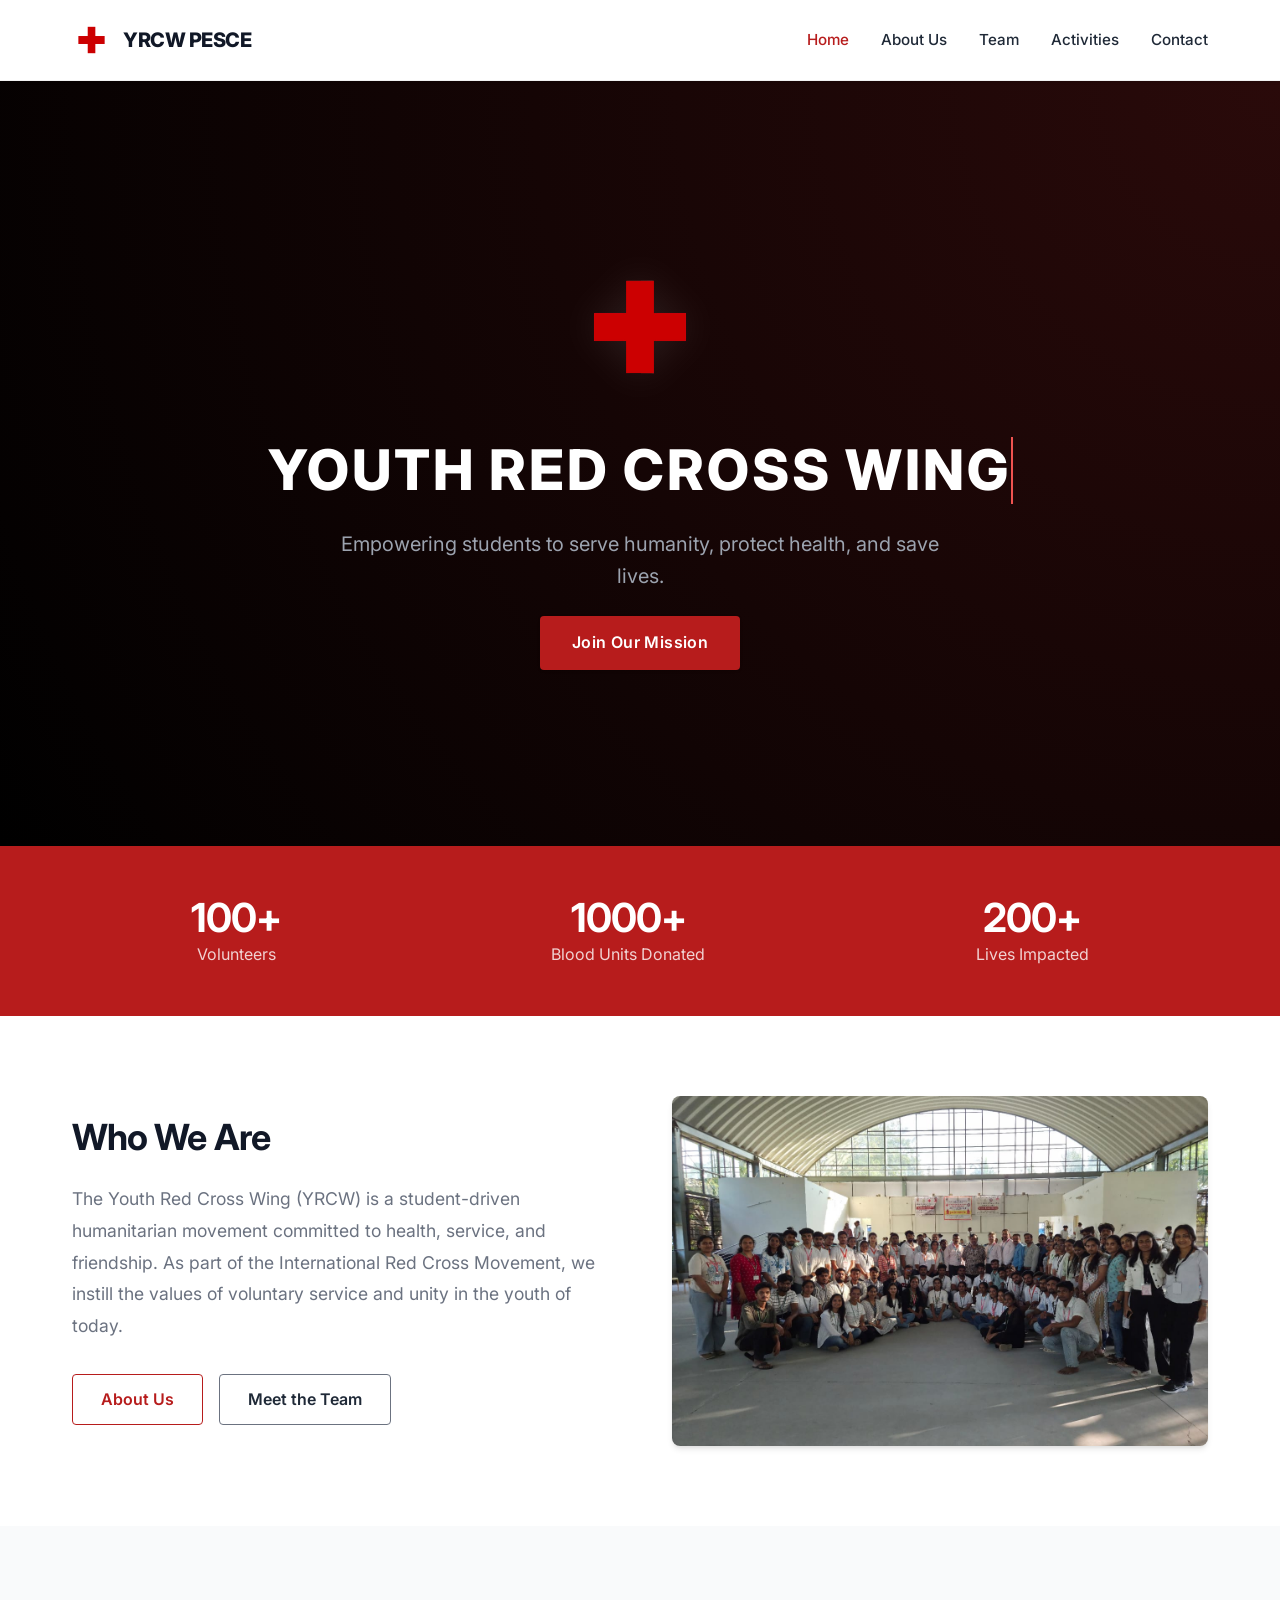
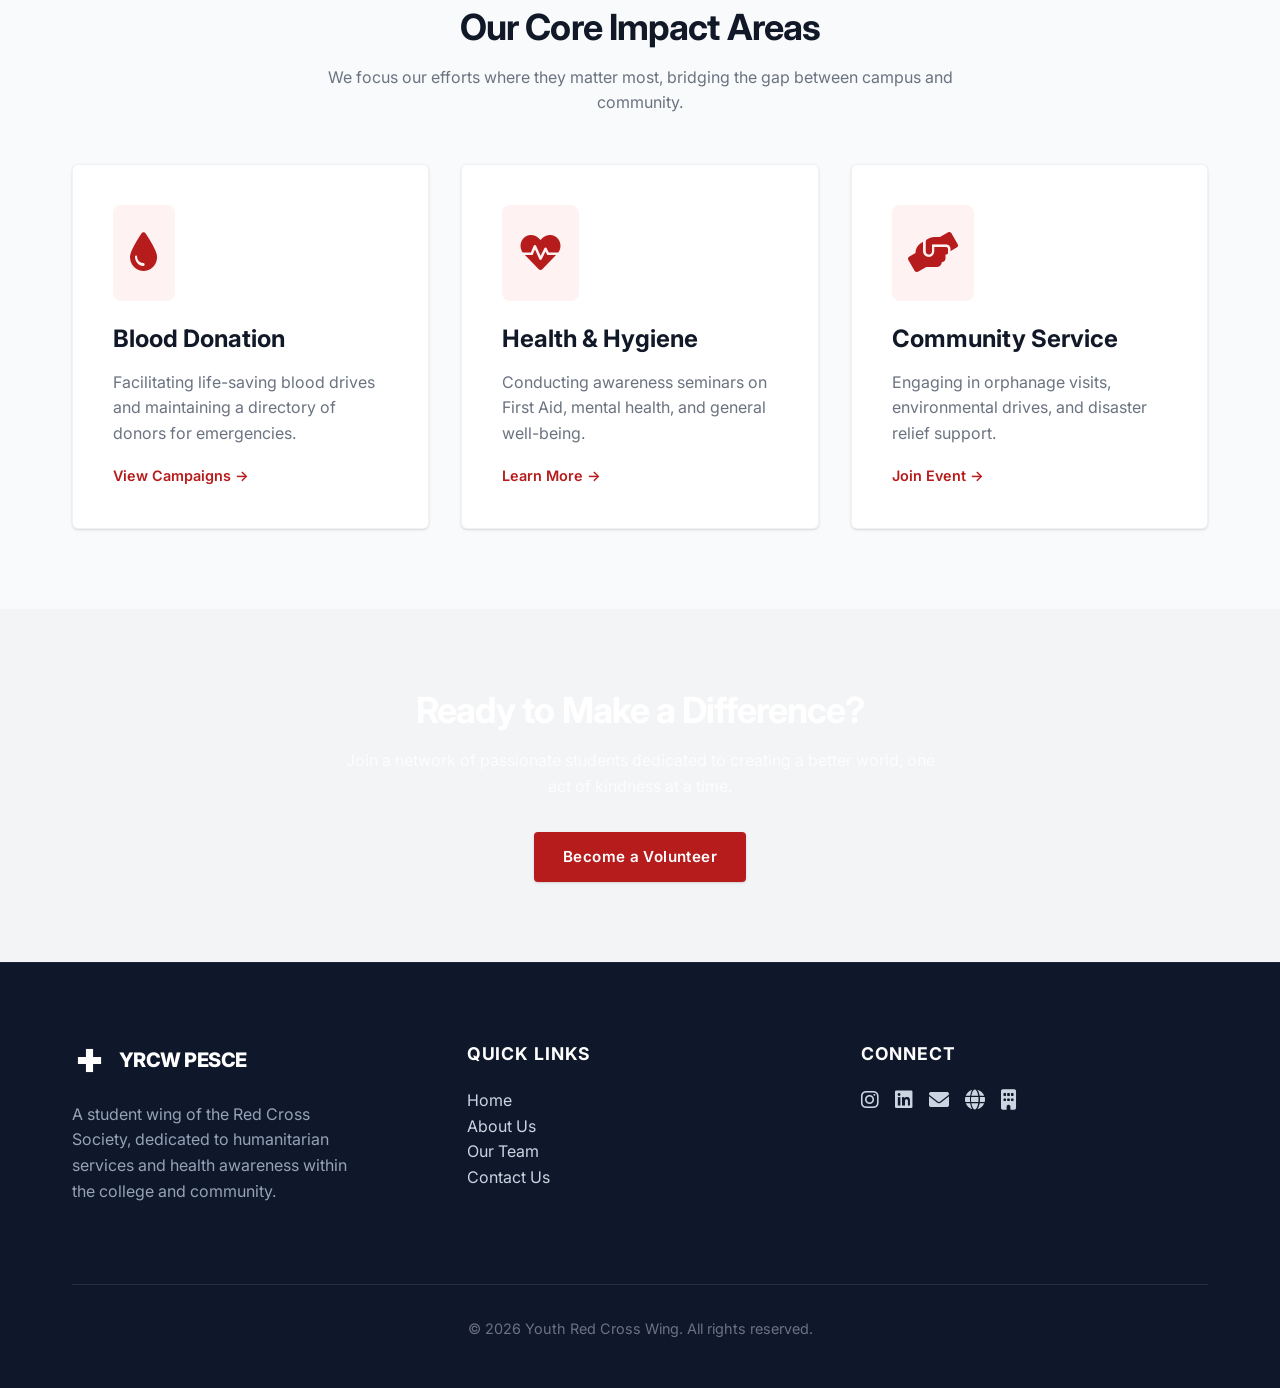
<file: index.html>
<!DOCTYPE html>
<html lang="en">

<head>
    <meta charset="UTF-8">
    <meta name="viewport" content="width=device-width, initial-scale=1.0">
    <title>Youth Red Cross Wing | YRCW PESCE</title>
    <link rel="stylesheet" href="css/style.css">
    <link href="https://fonts.googleapis.com/css2?family=Inter:wght@400;500;600;700;800&display=swap" rel="stylesheet">
    <link rel="icon" type="image/png" href="assets/yrcw_logo.png">
    <link rel="stylesheet" href="https://cdnjs.cloudflare.com/ajax/libs/font-awesome/6.0.0/css/all.min.css">
    <link href="https://unpkg.com/aos@2.3.1/dist/aos.css" rel="stylesheet">
</head>

<body>
    <!-- Header -->
    <header>
        <div class="container">
            <nav class="navbar" data-aos="fade-down">
                <a href="index.html" class="logo">
                    <img src="assets/yrcw_logo.png" alt="YRCW Logo" class="nav-logo-img">
                    YRCW PESCE
                </a>
                <ul class="nav-links">
                    <li><a href="index.html" class="active">Home</a></li>
                    <li><a href="about.html">About Us</a></li>
                    <li><a href="team.html">Team</a></li>
                    <li><a href="activities.html">Activities</a></li>
                    <li><a href="contact.html">Contact</a></li>
                </ul>
                <div class="hamburger">
                    <span class="bar"></span>
                    <span class="bar"></span>
                    <span class="bar"></span>
                </div>
            </nav>
        </div>
    </header>

    <!-- Professional Hero Section -->
    <section class="hero">
        <div class="hero-content" data-aos="fade-up">
            <div class="hero-logo-container">
                <img src="assets/yrcw_logo.png" alt="YRCW Logo" class="hero-logo-img">
            </div>

            <div class="typewriter-container">
                <h1 class="typewriter">YOUTH RED CROSS WING</h1>
            </div>

            <p>Empowering students to serve humanity, protect health, and save lives.</p>
            <a href="contact.html" class="btn">Join Our Mission</a>
        </div>
    </section>

    <!-- Impact Stats -->
    <section style="background-color: var(--primary-color); color: white; padding: 3rem 0;">
        <div class="container">
            <div style="display: flex; flex-wrap: wrap; justify-content: space-around; text-align: center; gap: 2rem;"
                data-aos="fade-up">
                <div>
                    <h2 style="color: white; font-size: 2.5rem; margin-bottom: 0;">100+</h2>
                    <p style="color: rgba(255,255,255,0.8); margin: 0;">Volunteers</p>
                </div>
                <div>
                    <h2 style="color: white; font-size: 2.5rem; margin-bottom: 0;">1000+</h2>
                    <p style="color: rgba(255,255,255,0.8); margin: 0;">Blood Units Donated</p>
                </div>
                <div>
                    <h2 style="color: white; font-size: 2.5rem; margin-bottom: 0;">200+</h2>
                    <p style="color: rgba(255,255,255,0.8); margin: 0;">Lives Impacted</p>
                </div>
            </div>
        </div>
    </section>

    <!-- About Snippet -->
    <section class="section bg-white">
        <div class="container">
            <div style="display: flex; gap: 4rem; align-items: center; flex-wrap: wrap;">
                <div style="flex: 1; min-width: 300px;" data-aos="fade-right">
                    <h2 style="margin-bottom: 1.5rem;">Who We Are</h2>
                    <p style="font-size: 1.1rem; line-height: 1.8; color: var(--text-muted);">
                        The Youth Red Cross Wing (YRCW) is a student-driven humanitarian movement committed to health,
                        service, and friendship.
                        As part of the International Red Cross Movement, we instill the values of voluntary service and
                        unity in the youth of today.
                    </p>
                    <div style="display: flex; gap: 1rem; margin-top: 2rem;">
                        <a href="about.html" class="btn-outline">About Us</a>
                        <a href="team.html" class="btn-outline"
                            style="border-color: var(--text-muted); color: var(--text-main);">Meet the Team</a>
                    </div>
                </div>
                <div style="flex: 1; min-width: 300px;" data-aos="fade-left">
                    <!-- Placeholder: Could be a collage or a professional single image -->
                    <img src="assets/Team.jpeg" alt="YRCW Team Activity"
                        style="width: 100%; height: 350px; object-fit: cover; border-radius: 8px; box-shadow: var(--shadow-md);">
                </div>
            </div>
        </div>
    </section>

    <!-- Highlights/What We Do -->
    <section class="section" style="background-color: #F9FAFB;">
        <div class="container">
            <div class="text-center" style="max-width: 700px; margin: 0 auto 3rem;" data-aos="fade-up">
                <h2>Our Core Impact Areas</h2>
                <p>We focus our efforts where they matter most, bridging the gap between campus and community.</p>
            </div>

            <div class="highlights-grid">
                <div class="highlight-card" data-aos="fade-up" data-aos-delay="100">
                    <div class="icon">
                        <i class="fas fa-tint"></i>
                    </div>
                    <h3>Blood Donation</h3>
                    <p>Facilitating life-saving blood drives and maintaining a directory of donors for emergencies.</p>
                    <a href="activities.html"
                        style="color: var(--primary-color); font-weight: 600; font-size: 0.9rem;">View Campaigns
                        &rarr;</a>
                </div>
                <div class="highlight-card" data-aos="fade-up" data-aos-delay="200">
                    <div class="icon">
                        <i class="fas fa-heartbeat"></i>
                    </div>
                    <h3>Health & Hygiene</h3>
                    <p>Conducting awareness seminars on First Aid, mental health, and general well-being.</p>
                    <a href="activities.html"
                        style="color: var(--primary-color); font-weight: 600; font-size: 0.9rem;">Learn More &rarr;</a>
                </div>
                <div class="highlight-card" data-aos="fade-up" data-aos-delay="300">
                    <div class="icon">
                        <i class="fas fa-hands-helping"></i>
                    </div>
                    <h3>Community Service</h3>
                    <p>Engaging in orphanage visits, environmental drives, and disaster relief support.</p>
                    <a href="activities.html"
                        style="color: var(--primary-color); font-weight: 600; font-size: 0.9rem;">Join Event &rarr;</a>
                </div>
            </div>
        </div>
    </section>

    <!-- Call to Action -->
    <section class="section text-center"
        style="background: linear-gradient(rgba(17, 24, 39, 0.9), rgba(17, 24, 39, 0.9)), url('https://images.unsplash.com/photo-1593113598332-cd288d649433?ixlib=rb-1.2.1&auto=format&fit=crop&w=1950&q=80'); background-size: cover; background-attachment: fixed; color: white;">
        <div class="container" data-aos="zoom-in">
            <h2 style="color: white; margin-bottom: 1rem;">Ready to Make a Difference?</h2>
            <p style="color: rgba(255,255,255,0.8); max-width: 600px; margin: 0 auto 2rem;">Join a network of passionate
                students dedicated to creating a better world, one act of kindness at a time.</p>
            <a href="contact.html" class="btn">Become a Volunteer</a>
        </div>
    </section>

    <!-- Scroll To Top Button -->
    <button id="scrollTopBtn" title="Go to top"><i class="fas fa-arrow-up"></i></button>

    <!-- Footer -->
    <footer>
        <div class="container">
            <div class="footer-grid">
                <div class="footer-col" style="flex: 2;">
                    <a href="index.html" class="logo" style="color: white; margin-bottom: 1.5rem;">
                        <img src="assets/yrcw_logo.png" alt="Logo"
                            style="height: 35px; filter: brightness(0) invert(1);"> YRCW PESCE
                    </a>
                    <p style="max-width: 300px;">A student wing of the Red Cross Society, dedicated to humanitarian
                        services and health awareness within the college and community.</p>
                </div>
                <div class="footer-col">
                    <h4>Quick Links</h4>
                    <ul>
                        <li><a href="index.html">Home</a></li>
                        <li><a href="about.html">About Us</a></li>
                        <li><a href="team.html">Our Team</a></li>
                        <li><a href="contact.html">Contact Us</a></li>
                    </ul>
                </div>
                <div class="footer-col">
                    <h4>Connect</h4>
                    <div style="display: flex; gap: 1rem; margin-top: 0.5rem;">
                        <a href="https://www.instagram.com/pesce.yrcw?igsh=dXppNGFpZTRqN2Ux" target="_blank"
                            title="Instagram"><i class="fab fa-instagram fa-lg"></i></a>
                        <a href="https://www.linkedin.com/in/yrcw-pesce?utm_source=share&utm_campaign=share_via&utm_content=profile&utm_medium=android_app"
                            target="_blank" title="LinkedIn"><i class="fab fa-linkedin fa-lg"></i></a>
                        <a href="mailto:yrcw@pesce.ac.in" title="Email"><i class="fas fa-envelope fa-lg"></i></a>
                        <a href="https://pesce.ac.in/" target="_blank" title="College Website"><i
                                class="fas fa-globe fa-lg"></i></a>
                        <a href="https://redcrosskarnataka.org/youth-red-cross/" target="_blank"
                            title="Karnataka YRCW"><i class="fas fa-building fa-lg"></i></a>
                    </div>
                </div>
            </div>
            <div class="copyright">
                <p>&copy; 2026 Youth Red Cross Wing. All rights reserved.</p>
            </div>
        </div>
    </footer>

    <script src="https://unpkg.com/aos@2.3.1/dist/aos.js"></script>
    <script>
        AOS.init({
            duration: 800,
            once: true
        });
    </script>
    <script src="js/script.js"></script>
</body>

</html>
</file>
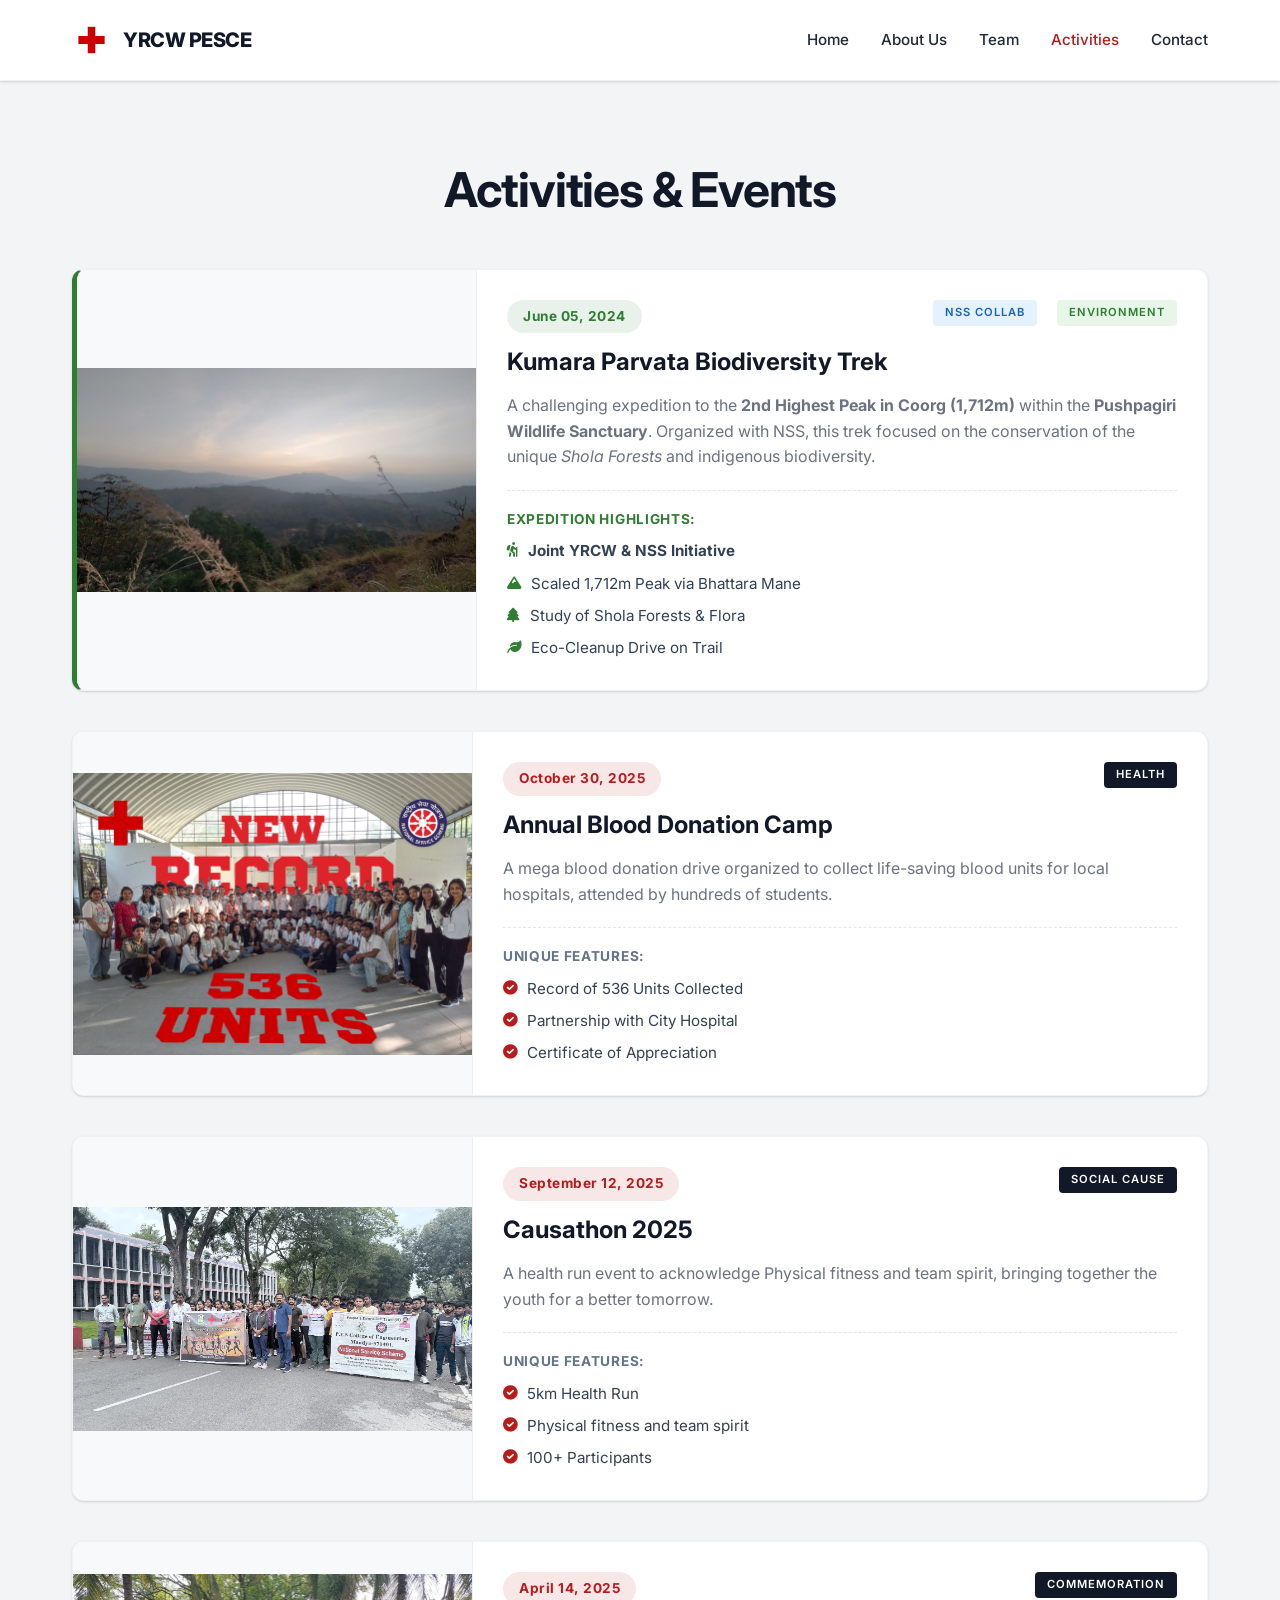
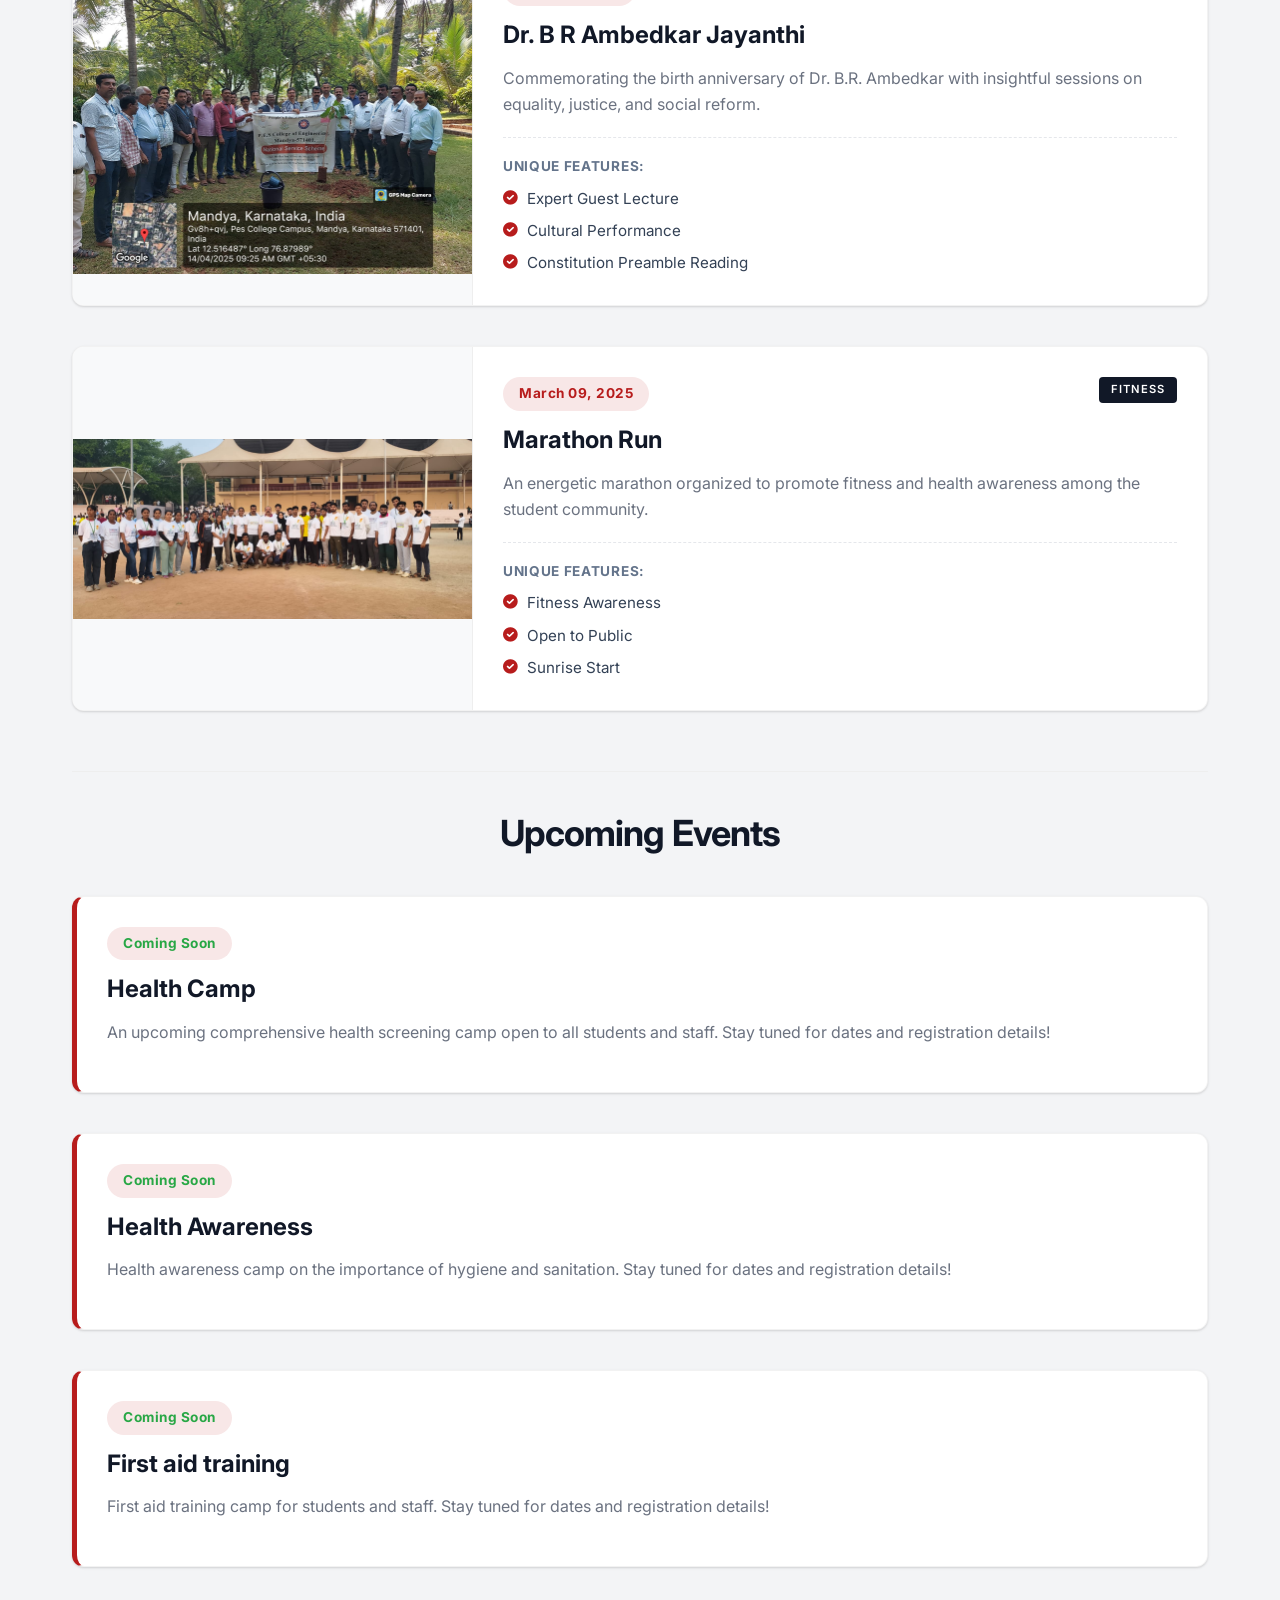
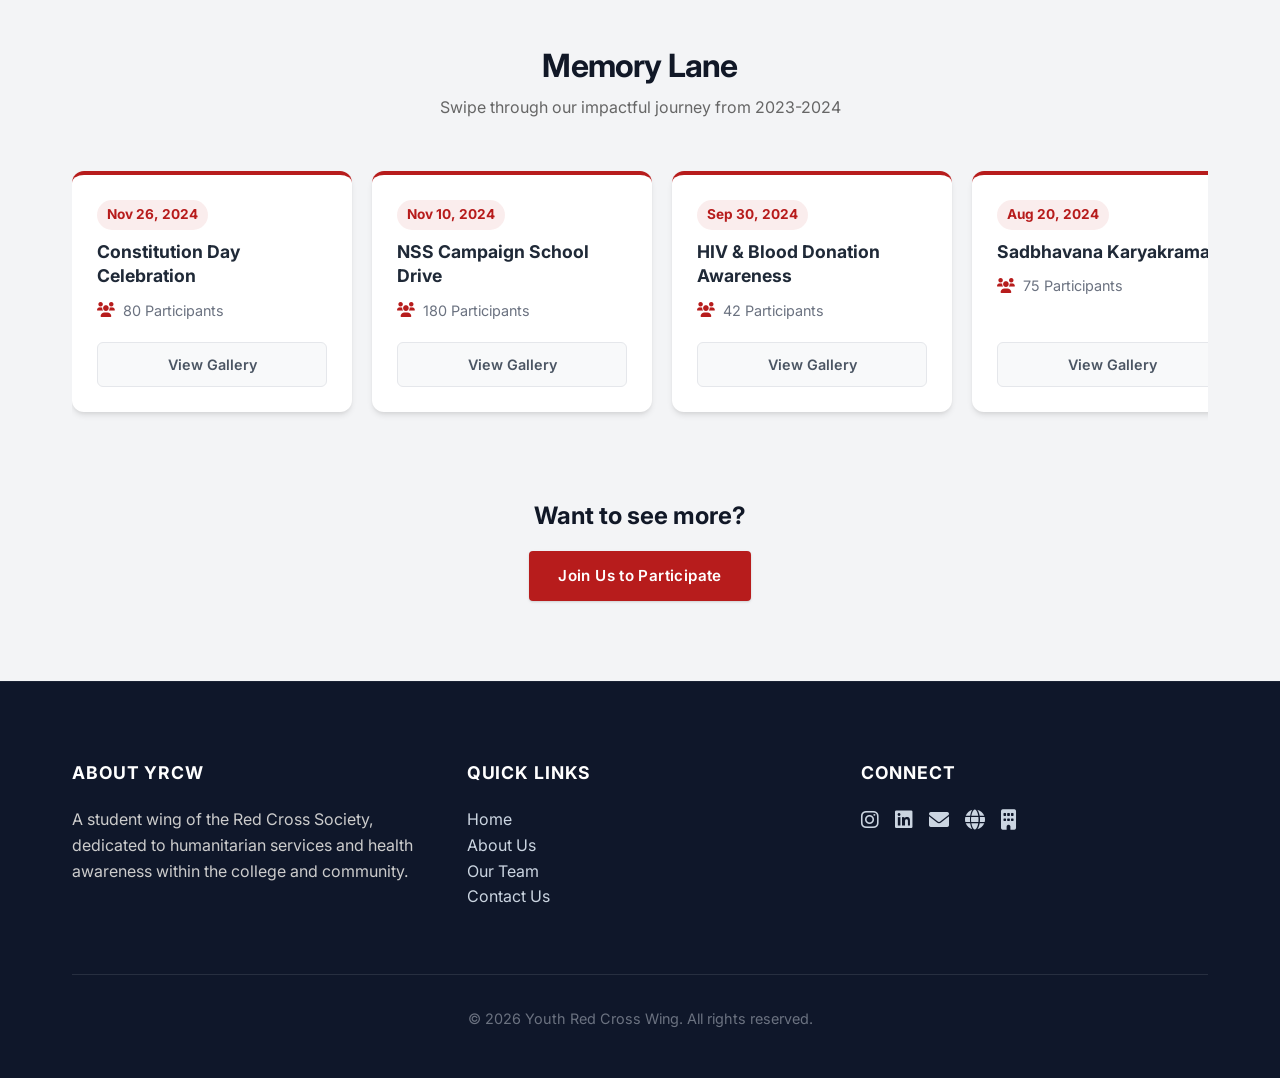
<file: activities.html>
<!DOCTYPE html>
<html lang="en">

<head>
    <meta charset="UTF-8">
    <meta name="viewport" content="width=device-width, initial-scale=1.0">
    <title>Activities | YRCW PESCE</title>
    <link rel="stylesheet" href="css/style.css">
    <link href="https://fonts.googleapis.com/css2?family=Inter:wght@400;500;600;700;800&display=swap" rel="stylesheet">
    <link rel="stylesheet" href="https://cdnjs.cloudflare.com/ajax/libs/font-awesome/6.0.0/css/all.min.css">
    <link rel="icon" type="image/png" href="assets/yrcw_logo.png">
    <link href="https://unpkg.com/aos@2.3.1/dist/aos.css" rel="stylesheet">
    <style>
        .event-card {
            display: flex;
            flex-direction: column;
            background: white;
            border-radius: 12px;
            overflow: hidden;
            box-shadow: var(--shadow-sm);
            margin-bottom: 40px;
            border: 1px solid rgba(0, 0, 0, 0.05);
            transition: transform 0.3s ease, box-shadow 0.3s ease;
        }

        .event-card:hover {
            transform: translateY(-5px);
            box-shadow: var(--shadow-lg);
        }

        .event-img {
            height: 300px;
            object-fit: contain;
            width: 100%;
            background-color: #f8f9fa;
            /* Light gray background for un-filled space */
            border-bottom: 1px solid #eee;
        }

        .event-content {
            padding: 30px;
            position: relative;
        }

        .event-date {
            display: inline-block;
            background: rgba(183, 28, 28, 0.1);
            color: var(--primary-color);
            padding: 6px 16px;
            border-radius: 50px;
            font-weight: 700;
            margin-bottom: 15px;
            font-size: 0.85rem;
            letter-spacing: 0.5px;
        }

        @media (min-width: 768px) {
            .event-card {
                flex-direction: row;
                align-items: stretch;
            }

            .event-img {
                width: 400px;
                /* Slightly wider for better proportion */
                height: auto;
                min-height: 320px;
                border-bottom: none;
                border-right: 1px solid #eee;
            }
        }

        .event-badge {
            display: inline-block;
            padding: 4px 12px;
            background-color: var(--bg-dark);
            color: white;
            font-size: 0.7rem;
            font-weight: 600;
            border-radius: 4px;
            margin-bottom: 12px;
            text-transform: uppercase;
            letter-spacing: 1px;
            position: absolute;
            top: 30px;
            right: 30px;
        }

        .event-highlights {
            margin-top: 20px;
            padding-top: 20px;
            border-top: 1px dashed #e5e7eb;
        }

        .event-highlights h4 {
            font-size: 0.85rem;
            color: #64748B;
            margin-bottom: 12px;
            text-transform: uppercase;
            letter-spacing: 0.05em;
        }

        .highlight-list {
            list-style: none;
            padding: 0;
            display: grid;
            grid-template-columns: 1fr;
            gap: 8px;
        }

        .highlight-item {
            font-size: 0.95rem;
            color: #334155;
            display: flex;
            align-items: flex-start;
        }

        .highlight-item i {
            color: var(--primary-color);
            margin-right: 10px;
            font-size: 0.9rem;
            margin-top: 4px;
            /* Align icon with text */
        }

        @media (max-width: 768px) {
            .event-badge {
                position: static;
                /* Stack badges naturally on mobile */
                margin-right: 10px;
                /* Add spacing between badges */
                display: inline-block;
                /* Ensure they flow */
                margin-bottom: 5px;
            }

            .event-content {
                padding-top: 20px;
                /* Adjust padding since badges are now in flow */
            }
        }
    </style>
</head>

<body>
    <header>
        <div class="container">
            <nav class="navbar" data-aos="fade-down">
                <a href="index.html" class="logo">
                    <img src="assets/yrcw_logo.png" alt="YRCW Logo" class="nav-logo-img"> YRCW PESCE
                </a>
                <ul class="nav-links">
                    <li><a href="index.html">Home</a></li>
                    <li><a href="about.html">About Us</a></li>
                    <li><a href="team.html">Team</a></li>
                    <li><a href="activities.html" class="active">Activities</a></li>
                    <li><a href="contact.html">Contact</a></li>
                </ul>
                <div class="hamburger">
                    <span class="bar"></span>
                    <span class="bar"></span>
                    <span class="bar"></span>
                </div>
            </nav>
        </div>
    </header>

    <section class="section">
        <div class="container">
            <h1 class="text-center" style="margin-bottom: 50px;" data-aos="fade-down">Activities & Events</h1>

            <!-- Event: Biodiversity Trek (Featured) -->
            <div class="event-card" style="border-left: 5px solid #2E7D32;" data-aos="fade-up">
                <img src="assets/kumara parvatha.jpeg" alt="Kumara Parvata Trek" class="event-img">
                <div class="event-content">
                    <span class="event-badge" style="background-color: #E8F5E9; color: #2E7D32;">Environment</span>
                    <span class="event-badge"
                        style="background-color: #E3F2FD; color: #1565C0; right: 170px; left: auto;">NSS
                        Collab</span>
                    <div class="event-date" style="color: #2E7D32; background: rgba(46, 125, 50, 0.1);">June 05, 2024
                    </div>
                    <h3>Kumara Parvata Biodiversity Trek</h3>
                    <p>A challenging expedition to the <strong>2nd Highest Peak in Coorg (1,712m)</strong> within the
                        <strong>Pushpagiri Wildlife Sanctuary</strong>. Organized with NSS, this trek focused on the
                        conservation of the unique <em>Shola Forests</em> and indigenous biodiversity.
                    </p>
                    <div class="event-highlights">
                        <h4 style="color: #2E7D32;">Expedition Highlights:</h4>
                        <ul class="highlight-list">
                            <li class="highlight-item"><i class="fas fa-hiking" style="color: #2E7D32;"></i>
                                <strong>Joint YRCW & NSS Initiative</strong>
                            </li>
                            <li class="highlight-item"><i class="fas fa-mountain" style="color: #2E7D32;"></i>
                                Scaled 1,712m Peak via Bhattara Mane</li>
                            <li class="highlight-item"><i class="fas fa-tree" style="color: #2E7D32;"></i>
                                Study of Shola Forests & Flora</li>
                            <li class="highlight-item"><i class="fas fa-leaf" style="color: #2E7D32;"></i>
                                Eco-Cleanup Drive on Trail</li>
                        </ul>
                    </div>
                </div>
            </div>

            <!-- Event 1: Blood Donation -->
            <div class="event-card" data-aos="fade-up">
                <img src="assets/Blood donation.jpeg" alt="Blood Donation" class="event-img">
                <div class="event-content">
                    <span class="event-badge">Health</span>
                    <div class="event-date">October 30, 2025</div>
                    <h3>Annual Blood Donation Camp</h3>
                    <p>A mega blood donation drive organized to collect life-saving blood units for local hospitals,
                        attended by hundreds of students.</p>
                    <div class="event-highlights">
                        <h4>Unique Features:</h4>
                        <ul class="highlight-list">
                            <li class="highlight-item"><i class="fas fa-check-circle"></i> Record of 536 Units
                                Collected</li>
                            <li class="highlight-item"><i class="fas fa-check-circle"></i> Partnership with City
                                Hospital</li>
                            <li class="highlight-item"><i class="fas fa-check-circle"></i> Certificate of Appreciation
                            </li>
                        </ul>
                    </div>
                </div>
            </div>

            <!-- Event 2: Causathon -->
            <div class="event-card" data-aos="fade-up">
                <img src="assets/causethon.jpeg" alt="Causathon" class="event-img">
                <div class="event-content">
                    <span class="event-badge">Social Cause</span>
                    <div class="event-date">September 12, 2025</div>
                    <h3>Causathon 2025</h3>
                    <p>A health run event to acknowledge Physical fitness and team spirit, bringing together the youth
                        for a better tomorrow.</p>
                    <div class="event-highlights">
                        <h4>Unique Features:</h4>
                        <ul class="highlight-list">
                            <li class="highlight-item"><i class="fas fa-check-circle"></i> 5km Health Run</li>
                            <li class="highlight-item"><i class="fas fa-check-circle"></i> Physical fitness and team
                                spirit
                            </li>
                            <li class="highlight-item"><i class="fas fa-check-circle"></i> 100+ Participants</li>
                        </ul>
                    </div>
                </div>
            </div>

            <!-- Event 3: Dr. B R Ambedkar Jayanthi -->
            <div class="event-card" data-aos="fade-up">
                <img src="assets/BR.png" alt="Ambedkar Jayanthi" class="event-img">
                <div class="event-content">
                    <span class="event-badge">Commemoration</span>
                    <div class="event-date">April 14, 2025</div>
                    <h3>Dr. B R Ambedkar Jayanthi</h3>
                    <p>Commemorating the birth anniversary of Dr. B.R. Ambedkar with insightful sessions on equality,
                        justice, and social reform.</p>
                    <div class="event-highlights">
                        <h4>Unique Features:</h4>
                        <ul class="highlight-list">
                            <li class="highlight-item"><i class="fas fa-check-circle"></i> Expert Guest Lecture</li>
                            <li class="highlight-item"><i class="fas fa-check-circle"></i> Cultural Performance</li>
                            <li class="highlight-item"><i class="fas fa-check-circle"></i> Constitution Preamble Reading
                            </li>
                        </ul>
                    </div>
                </div>
            </div>

            <!-- Event 4: Marathon Run -->
            <div class="event-card" data-aos="fade-up">
                <img src="assets/Marathon.jpeg" alt="Marathon Run" class="event-img">
                <div class="event-content">
                    <span class="event-badge">Fitness</span>
                    <div class="event-date">March 09, 2025</div>
                    <h3>Marathon Run</h3>
                    <p>An energetic marathon organized to promote fitness and health awareness among the student
                        community.</p>
                    <div class="event-highlights">
                        <h4>Unique Features:</h4>
                        <ul class="highlight-list">
                            <li class="highlight-item"><i class="fas fa-check-circle"></i> Fitness Awareness</li>
                            <li class="highlight-item"><i class="fas fa-check-circle"></i> Open to Public</li>
                            <li class="highlight-item"><i class="fas fa-check-circle"></i> Sunrise Start</li>
                        </ul>
                    </div>
                </div>
            </div>

            <!-- Upcoming Events Section -->
            <h2 class="text-center" data-aos="fade-up"
                style="margin-top: 60px; margin-bottom: 40px; border-top: 1px solid #eee; padding-top: 40px;">Upcoming
                Events</h2>

            <div class="event-card" style="border-left: 5px solid var(--primary-color);" data-aos="fade-up">
                <div class="event-content" style="width: 100%;">
                    <div class="event-date" style="color: #28a745;">Coming Soon</div>
                    <h3>Health Camp</h3>
                    <p>An upcoming comprehensive health screening camp open to all students and staff. Stay tuned for
                        dates and registration details!</p>
                </div>
            </div>
            <div class="event-card" style="border-left: 5px solid var(--primary-color);" data-aos="fade-up">
                <div class="event-content" style="width: 100%;">
                    <div class="event-date" style="color: #28a745;">Coming Soon</div>
                    <h3>Health Awareness</h3>
                    <p>Health awareness camp on the importance of hygiene and sanitation. Stay tuned for dates and
                        registration details!</p>
                </div>
            </div>
            <div class="event-card" style="border-left: 5px solid var(--primary-color);" data-aos="fade-up">
                <div class="event-content" style="width: 100%;">
                    <div class="event-date" style="color: #28a745;">Coming Soon</div>
                    <h3>First aid training</h3>
                    <p>First aid training camp for students and staff. Stay tuned for dates and registration details!
                    </p>
                </div>
            </div>

            <!-- Past Events Archive (New Horizontal Scroll Design) -->
            <style>
                .archive-section {
                    margin-top: 80px;
                    position: relative;
                }

                .scroll-container {
                    display: flex;
                    overflow-x: auto;
                    gap: 20px;
                    padding: 20px 5px 40px 5px;
                    /* Bottom padding for scrollbar/shadow */
                    scroll-snap-type: x mandatory;
                    -webkit-overflow-scrolling: touch;
                    scrollbar-width: thin;
                    scrollbar-color: var(--primary-color) #eee;
                }

                .scroll-container::-webkit-scrollbar {
                    height: 8px;
                }

                .scroll-container::-webkit-scrollbar-track {
                    background: #f1f1f1;
                    border-radius: 4px;
                }

                .scroll-container::-webkit-scrollbar-thumb {
                    background: #ccc;
                    border-radius: 4px;
                }

                .scroll-container::-webkit-scrollbar-thumb:hover {
                    background: var(--primary-color);
                }

                .archive-card {
                    flex: 0 0 280px;
                    /* Fixed width for cards */
                    scroll-snap-align: start;
                    background: white;
                    border-radius: 12px;
                    padding: 25px;
                    box-shadow: 0 4px 6px -1px rgba(0, 0, 0, 0.1), 0 2px 4px -1px rgba(0, 0, 0, 0.06);
                    border-top: 4px solid var(--primary-color);
                    display: flex;
                    flex-direction: column;
                    justify-content: space-between;
                    transition: transform 0.3s ease, box-shadow 0.3s ease;
                }

                .archive-card:hover {
                    transform: translateY(-5px);
                    box-shadow: 0 10px 15px -3px rgba(0, 0, 0, 0.1), 0 4px 6px -2px rgba(0, 0, 0, 0.05);
                }

                .archive-date {
                    font-size: 0.85rem;
                    color: var(--primary-color);
                    font-weight: 700;
                    margin-bottom: 10px;
                    display: inline-block;
                    background: rgba(183, 28, 28, 0.08);
                    /* Light red bg */
                    padding: 4px 10px;
                    border-radius: 20px;
                }

                .archive-title {
                    font-size: 1.1rem;
                    font-weight: 700;
                    color: #1F2937;
                    margin-bottom: 10px;
                    line-height: 1.4;
                }

                .archive-impact {
                    font-size: 0.9rem;
                    color: #6B7280;
                    margin-bottom: 20px;
                    display: flex;
                    align-items: center;
                    gap: 8px;
                }

                .archive-link {
                    text-align: center;
                    display: block;
                    width: 100%;
                    padding: 10px 0;
                    background: #f8f9fa;
                    color: #4B5563;
                    border-radius: 6px;
                    font-weight: 600;
                    font-size: 0.9rem;
                    transition: all 0.2s;
                    border: 1px solid #e5e7eb;
                    text-decoration: none;
                }

                .archive-link:hover {
                    background: var(--primary-color);
                    color: white;
                    border-color: var(--primary-color);
                }
            </style>

            <div class="archive-section" data-aos="fade-up">
                <div class="text-center">
                    <h2 style="font-size: 2rem; margin-bottom: 10px;">Memory Lane</h2>
                    <p style="color: #666; margin-bottom: 30px;">Swipe through our impactful journey from 2023-2024</p>
                </div>

                <div class="scroll-container">
                    <!-- Event 1 -->
                    <div class="archive-card">
                        <div>
                            <span class="archive-date">Nov 26, 2024</span>
                            <h3 class="archive-title">Constitution Day Celebration</h3>
                            <div class="archive-impact"><i class="fas fa-users"
                                    style="color: var(--primary-color);"></i> 80 Participants</div>
                        </div>
                        <a href="https://drive.google.com/file/d/1HCc1f4FYi4hVS1xib3JthZF_H2fiPShW/view?usp=sharing"
                            target="_blank" class="archive-link">View Gallery</a>
                    </div>
                    <!-- Event 2 -->
                    <div class="archive-card">
                        <div>
                            <span class="archive-date">Nov 10, 2024</span>
                            <h3 class="archive-title">NSS Campaign School Drive</h3>
                            <div class="archive-impact"><i class="fas fa-users"
                                    style="color: var(--primary-color);"></i> 180 Participants</div>
                        </div>
                        <a href="https://drive.google.com/file/d/1Qda3JQxYTAJ4Yw145N_eCyyJU7hBmatf/view?usp=sharing"
                            target="_blank" class="archive-link">View Gallery</a>
                    </div>
                    <!-- Event 3 -->
                    <div class="archive-card">
                        <div>
                            <span class="archive-date">Sep 30, 2024</span>
                            <h3 class="archive-title">HIV & Blood Donation Awareness</h3>
                            <div class="archive-impact"><i class="fas fa-users"
                                    style="color: var(--primary-color);"></i> 42 Participants</div>
                        </div>
                        <a href="https://drive.google.com/file/d/1UBDpldBOBIVLKV6gcCsg3TEW81-MosoC/view?usp=sharing"
                            target="_blank" class="archive-link">View Gallery</a>
                    </div>
                    <!-- Event 4 -->
                    <div class="archive-card">
                        <div>
                            <span class="archive-date">Aug 20, 2024</span>
                            <h3 class="archive-title">Sadbhavana Karyakrama</h3>
                            <div class="archive-impact"><i class="fas fa-users"
                                    style="color: var(--primary-color);"></i> 75 Participants</div>
                        </div>
                        <a href="https://drive.google.com/file/d/1PnHMmIpmRfb7is4W9P9n1g7ILbMNv5S0/view?usp=sharing"
                            target="_blank" class="archive-link">View Gallery</a>
                    </div>
                    <!-- Event 5 -->
                    <div class="archive-card">
                        <div>
                            <span class="archive-date">Jul 17, 2024</span>
                            <h3 class="archive-title">Bio-fuel Plant Cleaning</h3>
                            <div class="archive-impact"><i class="fas fa-users"
                                    style="color: var(--primary-color);"></i> 100 Participants</div>
                        </div>
                        <a href="https://drive.google.com/file/d/1rCSzf0477zkma-l9-QBzXrIIdwK19ymy/view?usp=sharing"
                            target="_blank" class="archive-link">View Gallery</a>
                    </div>
                    <!-- Event 6 -->
                    <div class="archive-card">
                        <div>
                            <span class="archive-date">May 09, 2024</span>
                            <h3 class="archive-title">Mega Blood Donation Camp</h3>
                            <div class="archive-impact"><i class="fas fa-tint" style="color: var(--primary-color);"></i>
                                217 Units</div>
                        </div>
                        <a href="https://drive.google.com/file/d/1jc9PKe6OJ_V95WNKcS6nqsgX03obHJoF/view?usp=sharing"
                            target="_blank" class="archive-link">View Gallery</a>
                    </div>
                    <!-- Event 7 -->
                    <div class="archive-card">
                        <div>
                            <span class="archive-date">Apr 28, 2024</span>
                            <h3 class="archive-title">NSS Camp Jeegundipatna</h3>
                            <div class="archive-impact"><i class="fas fa-users"
                                    style="color: var(--primary-color);"></i> 129 Participants</div>
                        </div>
                        <a href="https://drive.google.com/file/d/1fOlNMrGvTaYEEI6UXYP2QYXtBA5NRQFD/view?usp=sharing"
                            target="_blank" class="archive-link">View Gallery</a>
                    </div>
                    <!-- Event 8 -->
                    <div class="archive-card">
                        <div>
                            <span class="archive-date">Apr 06, 2024</span>
                            <h3 class="archive-title">Voter Awareness Program</h3>
                            <div class="archive-impact"><i class="fas fa-users"
                                    style="color: var(--primary-color);"></i> 35 Participants</div>
                        </div>
                        <a href="https://drive.google.com/file/d/1PTH32HoVeCe-pfto-hFXzeF_QihV40AY/view?usp=sharing"
                            target="_blank" class="archive-link">View Gallery</a>
                    </div>
                    <!-- Event 9 -->
                    <div class="archive-card">
                        <div>
                            <span class="archive-date">Feb 04, 2024</span>
                            <h3 class="archive-title">NSS Camp Budanur Village</h3>
                            <div class="archive-impact"><i class="fas fa-users"
                                    style="color: var(--primary-color);"></i> 151 Participants</div>
                        </div>
                        <a href="https://drive.google.com/file/d/1n_cOlAZlip62RsirN4TxKb_K1qtk0frb/view?usp=sharing"
                            target="_blank" class="archive-link">View Gallery</a>
                    </div>
                    <!-- Event 10 -->
                    <div class="archive-card">
                        <div>
                            <span class="archive-date">Jan 12, 2024</span>
                            <h3 class="archive-title">National Youth Festival</h3>
                            <div class="archive-impact"><i class="fas fa-users"
                                    style="color: var(--primary-color);"></i> 35 Participants</div>
                        </div>
                        <a href="https://drive.google.com/file/d/14SQXjb5BDdEh-ddWpbswo7BLmYmFX2t0/view?usp=sharing"
                            target="_blank" class="archive-link">View Gallery</a>
                    </div>
                    <!-- Event 11 -->
                    <div class="archive-card">
                        <div>
                            <span class="archive-date">Dec 07, 2023</span>
                            <h3 class="archive-title">Organ Donation Awareness</h3>
                            <div class="archive-impact"><i class="fas fa-users"
                                    style="color: var(--primary-color);"></i> 150 Participants</div>
                        </div>
                        <a href="https://drive.google.com/file/d/1WJpjnvFpyGrwLoN177apuphg3JRJIIxi/view?usp=sharing"
                            target="_blank" class="archive-link">View Gallery</a>
                    </div>
                    <!-- Event 12 -->
                    <div class="archive-card">
                        <div>
                            <span class="archive-date">Nov 24, 2023</span>
                            <h3 class="archive-title">Kannada Kalothsava</h3>
                            <div class="archive-impact"><i class="fas fa-users"
                                    style="color: var(--primary-color);"></i> >500 Participants</div>
                        </div>
                        <a href="https://drive.google.com/file/d/1AqZqiE0JPqD2tEOfWw2S_k7wKAvhpJB2/view?usp=sharing"
                            target="_blank" class="archive-link">View Gallery</a>
                    </div>
                    <!-- Event 13 -->
                    <div class="archive-card">
                        <div>
                            <span class="archive-date">Oct 27, 2023</span>
                            <h3 class="archive-title">Fit India Campaign</h3>
                            <div class="archive-impact"><i class="fas fa-users"
                                    style="color: var(--primary-color);"></i> 114 Participants</div>
                        </div>
                        <a href="https://drive.google.com/file/d/1FLuRXaC383T-ny1vX_LvUZuYg1aVAhct/view?usp=sharing"
                            target="_blank" class="archive-link">View Gallery</a>
                    </div>
                </div>
            </div>

            <div class="text-center" style="margin-top: 50px;">
                <h3 style="margin-bottom: 20px;">Want to see more?</h3>
                <a href="contact.html" class="btn">Join Us to Participate</a>
            </div>
        </div>
    </section>

    <!-- Scroll To Top Button -->
    <button id="scrollTopBtn" title="Go to top"><i class="fas fa-arrow-up"></i></button>

    <footer>
        <div class="container">
            <div class="footer-grid">
                <div class="footer-col">
                    <h4>About YRCW</h4>
                    <p style="color: #ccc;">A student wing of the Red Cross Society, dedicated to humanitarian services
                        and health awareness within the college and community.</p>
                </div>
                <div class="footer-col">
                    <h4>Quick Links</h4>
                    <ul>
                        <li><a href="index.html">Home</a></li>
                        <li><a href="about.html">About Us</a></li>
                        <li><a href="team.html">Our Team</a></li>
                        <li><a href="contact.html">Contact Us</a></li>
                    </ul>
                </div>
                <div class="footer-col">
                    <h4>Connect</h4>
                    <div style="display: flex; gap: 1rem; margin-top: 0.5rem;">
                        <a href="https://www.instagram.com/pesce.yrcw?igsh=dXppNGFpZTRqN2Ux" target="_blank"
                            title="Instagram"><i class="fab fa-instagram fa-lg"></i></a>
                        <a href="https://www.linkedin.com/in/yrcw-pesce?utm_source=share&utm_campaign=share_via&utm_content=profile&utm_medium=android_app"
                            target="_blank" title="LinkedIn"><i class="fab fa-linkedin fa-lg"></i></a>
                        <a href="mailto:yrcw@pesce.ac.in" title="Email"><i class="fas fa-envelope fa-lg"></i></a>
                        <a href="https://pesce.ac.in/" target="_blank" title="College Website"><i
                                class="fas fa-globe fa-lg"></i></a>
                        <a href="https://redcrosskarnataka.org/youth-red-cross/" target="_blank"
                            title="Karnataka YRCW"><i class="fas fa-building fa-lg"></i></a>
                    </div>
                </div>
            </div>
            <div class="copyright">
                <p>&copy; 2026 Youth Red Cross Wing. All rights reserved.</p>
            </div>
        </div>
    </footer>

    <script src="https://unpkg.com/aos@2.3.1/dist/aos.js"></script>
    <script>
        AOS.init({
            duration: 800,
            once: true
        });
    </script>
    <script src="js/script.js"></script>
</body>

</html>
</file>
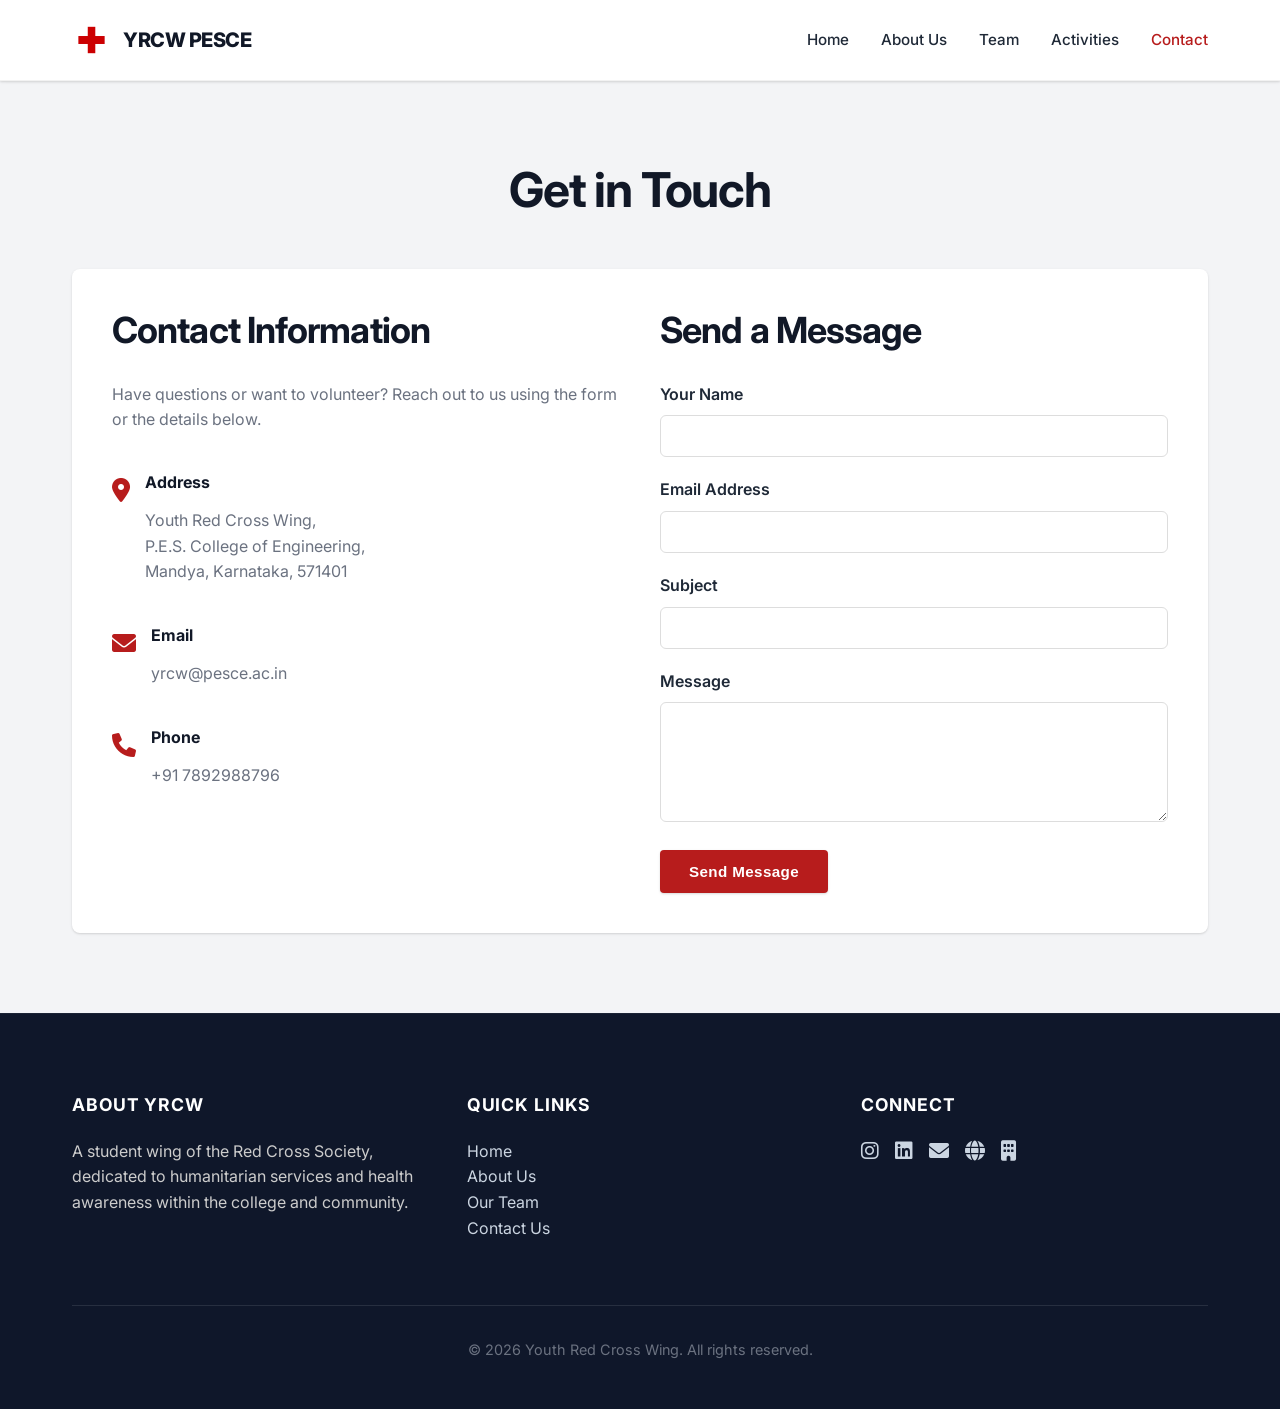
<file: contact.html>
<!DOCTYPE html>
<html lang="en">

<head>
    <meta charset="UTF-8">
    <meta name="viewport" content="width=device-width, initial-scale=1.0">
    <title>Contact Us | YRCW PESCE</title>
    <link rel="stylesheet" href="css/style.css">
    <link href="https://fonts.googleapis.com/css2?family=Inter:wght@400;500;600;700;800&display=swap" rel="stylesheet">
    <link rel="stylesheet" href="https://cdnjs.cloudflare.com/ajax/libs/font-awesome/6.0.0/css/all.min.css">
    <link rel="icon" type="image/png" href="assets/yrcw_logo.png">
    <link href="https://unpkg.com/aos@2.3.1/dist/aos.css" rel="stylesheet">
    <style>
        .contact-container {
            display: flex;
            flex-wrap: wrap;
            gap: 40px;
            background: white;
            padding: 40px;
            border-radius: 8px;
            box-shadow: var(--shadow-sm);
        }

        .contact-info {
            flex: 1;
            min-width: 300px;
        }

        .contact-form {
            flex: 1;
            min-width: 300px;
        }

        .info-item {
            display: flex;
            align-items: flex-start;
            margin-bottom: 25px;
        }

        .info-item i {
            color: var(--primary-color);
            font-size: 1.5rem;
            margin-right: 15px;
            margin-top: 5px;
        }

        .form-group {
            margin-bottom: 20px;
        }

        .form-group label {
            display: block;
            margin-bottom: 8px;
            font-weight: 600;
        }

        .form-control {
            width: 100%;
            padding: 12px;
            border: 1px solid #ddd;
            border-radius: 6px;
            font-family: inherit;
        }

        .form-control:focus {
            outline: none;
            border-color: var(--primary-color);
        }

        textarea.form-control {
            resize: vertical;
            height: 120px;
        }
    </style>
</head>

<body>
    <header>
        <div class="container">
            <nav class="navbar" data-aos="fade-down">
                <a href="index.html" class="logo">
                    <img src="assets/yrcw_logo.png" alt="YRCW Logo" class="nav-logo-img"> YRCW PESCE
                </a>
                <ul class="nav-links">
                    <li><a href="index.html">Home</a></li>
                    <li><a href="about.html">About Us</a></li>
                    <li><a href="team.html">Team</a></li>
                    <li><a href="activities.html">Activities</a></li>
                    <li><a href="contact.html" class="active">Contact</a></li>
                </ul>
                <div class="hamburger">
                    <span class="bar"></span>
                    <span class="bar"></span>
                    <span class="bar"></span>
                </div>
            </nav>
        </div>
    </header>

    <section class="section">
        <div class="container">
            <h1 class="text-center" style="margin-bottom: 50px;" data-aos="fade-down">Get in Touch</h1>

            <div class="contact-container" data-aos="fade-up">
                <div class="contact-info">
                    <h2 style="margin-bottom: 30px;">Contact Information</h2>
                    <p style="margin-bottom: 40px;">Have questions or want to volunteer? Reach out to us using the form
                        or the details below.</p>

                    <div class="info-item">
                        <i class="fas fa-map-marker-alt"></i>
                        <div>
                            <h4>Address</h4>
                            <p>Youth Red Cross Wing,<br>P.E.S. College of Engineering,<br>Mandya, Karnataka, 571401</p>
                        </div>
                    </div>

                    <div class="info-item">
                        <i class="fas fa-envelope"></i>
                        <div>
                            <h4>Email</h4>
                            <p>yrcw@pesce.ac.in</p>
                        </div>
                    </div>

                    <div class="info-item">
                        <i class="fas fa-phone"></i>
                        <div>
                            <h4>Phone</h4>
                            <p>+91 7892988796</p>
                        </div>
                    </div>
                </div>

                <div class="contact-form">
                    <h2 style="margin-bottom: 30px;">Send a Message</h2>
                    <form id="contactForm">
                        <div class="form-group">
                            <label for="name">Your Name</label>
                            <input type="text" id="name" class="form-control" required>
                        </div>
                        <div class="form-group">
                            <label for="email">Email Address</label>
                            <input type="email" id="email" class="form-control" required>
                        </div>
                        <div class="form-group">
                            <label for="subject">Subject</label>
                            <input type="text" id="subject" class="form-control" required>
                        </div>
                        <div class="form-group">
                            <label for="message">Message</label>
                            <textarea id="message" class="form-control" required></textarea>
                        </div>
                        <button type="submit" class="btn">Send Message</button>
                    </form>
                </div>
            </div>


        </div>
    </section>

    <!-- Scroll To Top Button -->
    <button id="scrollTopBtn" title="Go to top"><i class="fas fa-arrow-up"></i></button>

    <footer>
        <div class="container">
            <div class="footer-grid">
                <div class="footer-col">
                    <h4>About YRCW</h4>
                    <p style="color: #ccc;">A student wing of the Red Cross Society, dedicated to humanitarian services
                        and health awareness within the college and community.</p>
                </div>
                <div class="footer-col">
                    <h4>Quick Links</h4>
                    <ul>
                        <li><a href="index.html">Home</a></li>
                        <li><a href="about.html">About Us</a></li>
                        <li><a href="team.html">Our Team</a></li>
                        <li><a href="contact.html">Contact Us</a></li>
                    </ul>
                </div>
                <div class="footer-col">
                    <h4>Connect</h4>
                    <div style="display: flex; gap: 1rem; margin-top: 0.5rem;">
                        <a href="https://www.instagram.com/pesce.yrcw?igsh=dXppNGFpZTRqN2Ux" target="_blank"
                            title="Instagram"><i class="fab fa-instagram fa-lg"></i></a>
                        <a href="https://www.linkedin.com/in/yrcw-pesce?utm_source=share&utm_campaign=share_via&utm_content=profile&utm_medium=android_app"
                            target="_blank" title="LinkedIn"><i class="fab fa-linkedin fa-lg"></i></a>
                        <a href="mailto:yrcw@pesce.ac.in" title="Email"><i class="fas fa-envelope fa-lg"></i></a>
                        <a href="https://pesce.ac.in/" target="_blank" title="College Website"><i
                                class="fas fa-globe fa-lg"></i></a>
                        <a href="https://redcrosskarnataka.org/youth-red-cross/" target="_blank"
                            title="Karnataka YRCW"><i class="fas fa-building fa-lg"></i></a>
                    </div>
                </div>
            </div>
            <div class="copyright">
                <p>&copy; 2026 Youth Red Cross Wing. All rights reserved.</p>
            </div>
        </div>
    </footer>

    <script src="https://unpkg.com/aos@2.3.1/dist/aos.js"></script>
    <script>
        AOS.init({
            duration: 800,
            once: true
        });
    </script>
    <script src="js/script.js"></script>
    <script>
        document.getElementById('contactForm').addEventListener('submit', function (e) {
            e.preventDefault();

            const name = document.getElementById('name').value;
            const email = document.getElementById('email').value;
            const subject = document.getElementById('subject').value;
            const message = document.getElementById('message').value;

            const mailtoLink = `mailto:yrcw@pesce.ac.in?subject=${encodeURIComponent(subject)}&body=Name: ${encodeURIComponent(name)}%0AEmail: ${encodeURIComponent(email)}%0A%0A${encodeURIComponent(message)}`;

            alert('Opening your email client to send the message...');
            window.location.href = mailtoLink;
        });
    </script>
</body>

</html>
</file>
<file: css/style.css>
:root {
  --primary-color: #B71C1C;
  /* Deep Corporate Red */
  --primary-dark: #7F1D1D;
  --primary-light: #EF5350;
  --secondary-color: #FFFFFF;
  --bg-light: #F3F4F6;
  --bg-dark: #111827;
  --text-main: #1F2937;
  --text-muted: #6B7280;
  --accent-color: #374151;
  --font-main: 'Inter', sans-serif;
  --max-width: 1200px;
  --shadow-sm: 0 1px 3px 0 rgba(0, 0, 0, 0.1), 0 1px 2px 0 rgba(0, 0, 0, 0.06);
  --shadow-md: 0 4px 6px -1px rgba(0, 0, 0, 0.1), 0 2px 4px -1px rgba(0, 0, 0, 0.06);
  --shadow-lg: 0 10px 15px -3px rgba(0, 0, 0, 0.1), 0 4px 6px -2px rgba(0, 0, 0, 0.05);
  --transition: all 0.3s cubic-bezier(0.4, 0, 0.2, 1);
}

* {
  margin: 0;
  padding: 0;
  box-sizing: border-box;
}

html {
  scroll-behavior: smooth;
}

body {
  font-family: var(--font-main);
  background-color: var(--bg-light);
  color: var(--text-main);
  line-height: 1.6;
  -webkit-font-smoothing: antialiased;
}

/* Scroll to Top Button */
#scrollTopBtn {
  display: none;
  position: fixed;
  bottom: 30px;
  right: 30px;
  z-index: 999;
  font-size: 1.2rem;
  border: none;
  outline: none;
  background-color: var(--primary-color);
  color: white;
  cursor: pointer;
  padding: 12px 16px;
  border-radius: 50%;
  box-shadow: 0 4px 6px rgba(0, 0, 0, 0.1);
  transition: all 0.3s ease;
}

#scrollTopBtn:hover {
  background-color: var(--bg-dark);
  transform: translateY(-5px);
}

a {
  text-decoration: none;
  color: inherit;
}

ul {
  list-style: none;
}

img {
  max-width: 100%;
  display: block;
}

/* Typography */
h1,
h2,
h3,
h4,
h5,
h6 {
  font-weight: 700;
  line-height: 1.2;
  margin-bottom: 1rem;
  color: var(--bg-dark);
}

h1 {
  font-size: 3rem;
  letter-spacing: -0.025em;
}

h2 {
  font-size: 2.25rem;
  letter-spacing: -0.025em;
}

h3 {
  font-size: 1.5rem;
}

p {
  margin-bottom: 1rem;
  color: var(--text-muted);
}

/* Utilities */
.container {
  max-width: var(--max-width);
  margin: 0 auto;
  padding: 0 2rem;
}

.btn {
  display: inline-block;
  padding: 12px 28px;
  background-color: var(--primary-color);
  color: white;
  border-radius: 4px;
  /* Sharper corners for professional look */
  font-weight: 600;
  font-size: 0.95rem;
  transition: var(--transition);
  border: 1px solid transparent;
  cursor: pointer;
  letter-spacing: 0.025em;
  box-shadow: var(--shadow-sm);
}

.btn:hover {
  background-color: var(--primary-dark);
  box-shadow: var(--shadow-md);
  transform: translateY(-1px);
}

.btn-outline {
  background-color: transparent;
  border: 1px solid var(--primary-color);
  color: var(--primary-color);
  padding: 12px 28px;
  border-radius: 4px;
  font-weight: 600;
  transition: var(--transition);
}

.btn-outline:hover {
  background-color: var(--primary-color);
  color: white;
}

.text-center {
  text-align: center;
}

.section {
  padding: 5rem 0;
}

.bg-white {
  background-color: white;
}

/* Header */
header {
  background-color: rgba(255, 255, 255, 0.95);
  backdrop-filter: blur(10px);
  box-shadow: var(--shadow-sm);
  position: sticky;
  top: 0;
  z-index: 1000;
  border-bottom: 1px solid rgba(0, 0, 0, 0.05);
}

.navbar {
  display: flex;
  justify-content: space-between;
  align-items: center;
  height: 80px;
}

.logo {
  font-size: 1.25rem;
  font-weight: 800;
  color: var(--bg-dark);
  display: flex;
  align-items: center;
  gap: 12px;
  letter-spacing: -0.025em;
}

.nav-logo-img {
  height: 40px;
  width: auto;
}

.nav-links {
  display: flex;
  gap: 32px;
}

.nav-links a {
  font-weight: 500;
  font-size: 0.95rem;
  color: var(--text-main);
  transition: var(--transition);
}

.nav-links a:hover,
.nav-links a.active {
  color: var(--primary-color);
}

.hamburger {
  display: none;
  cursor: pointer;
}

.bar {
  display: block;
  width: 24px;
  height: 2px;
  /* Thinner lines */
  margin: 6px auto;
  transition: all 0.3s ease-in-out;
  background-color: var(--bg-dark);
}

/* Hero Section Professional Redesign */
.hero {
  background: radial-gradient(circle at top right, #2a0a0a, #000000);
  height: 85vh;
  display: flex;
  align-items: center;
  justify-content: center;
  text-align: center;
  position: relative;
  overflow: hidden;
  color: white;
}

.page-header {
  background: radial-gradient(circle at top right, #2a0a0a, #000000);
  padding: 6rem 0 3rem;
  text-align: center;
  color: white;
  position: relative;
  margin-bottom: 2rem;
}

.page-header::before {
  content: '';
  position: absolute;
  top: 0;
  left: 0;
  width: 100%;
  height: 100%;
  background: url('https://www.transparenttextures.com/patterns/cubes.png');
  opacity: 0.05;
}

.page-header h1 {
  color: white;
  margin-bottom: 0.5rem;
  position: relative;
  z-index: 1;
}

.hero::before {
  content: '';
  position: absolute;
  top: 0;
  left: 0;
  width: 100%;
  height: 100%;
  background: url('https://www.transparenttextures.com/patterns/cubes.png');
  /* Subtle texture */
  opacity: 0.05;
}

.hero-content {
  position: relative;
  z-index: 2;
  display: flex;
  flex-direction: column;
  align-items: center;
  gap: 1.5rem;
}

.hero-logo-container {
  margin-bottom: 1rem;
  animation: smoothScale 1.2s cubic-bezier(0.2, 0.8, 0.2, 1) forwards;
  opacity: 0;
  transform: translateY(20px);
}

.hero-logo-img {
  width: 140px;
  height: 140px;
  object-fit: contain;
  filter: drop-shadow(0 0 20px rgba(255, 255, 255, 0.1));
}

.typewriter-container {
  display: inline-block;
}

.typewriter {
  overflow: hidden;
  border-right: 2px solid var(--primary-light);
  white-space: nowrap;
  margin: 0 auto;
  letter-spacing: 0.05em;
  font-size: 3.5rem;
  font-weight: 800;
  color: white;
  width: 0;
  animation:
    typing 2s steps(30, end) 0.5s forwards,
    blink-caret 0.8s step-end infinite;
}

.hero p {
  color: #9CA3AF;
  font-size: 1.25rem;
  max-width: 600px;
  margin: 0 auto;
  animation: fadeUp 0.8s ease-out 2.5s forwards;
  opacity: 0;
}

.hero .btn {
  animation: fadeUp 0.8s ease-out 2.8s forwards;
  opacity: 0;
  background-color: var(--primary-color);
  border: none;
  padding: 14px 32px;
  font-size: 1rem;
}

/* Animations */
@keyframes smoothScale {
  to {
    opacity: 1;
    transform: translateY(0);
  }
}

@keyframes typing {
  from {
    width: 0
  }

  to {
    width: 100%
  }
}

@keyframes blink-caret {

  from,
  to {
    border-color: transparent
  }

  50% {
    border-color: var(--primary-light)
  }
}

@keyframes fadeUp {
  from {
    opacity: 0;
    transform: translateY(20px);
  }

  to {
    opacity: 1;
    transform: translateY(0);
  }
}

/* Highlights Section Redesign */
.highlights-grid {
  display: grid;
  grid-template-columns: repeat(auto-fit, minmax(280px, 1fr));
  gap: 2rem;
  margin-top: 3rem;
}

.highlight-card {
  background: white;
  padding: 2.5rem;
  border-radius: 6px;
  box-shadow: var(--shadow-sm);
  text-align: left;
  /* More professional than center */
  transition: var(--transition);
  border: 1px solid rgba(0, 0, 0, 0.05);
  position: relative;
  overflow: hidden;
}

.highlight-card::before {
  content: '';
  position: absolute;
  top: 0;
  left: 0;
  width: 4px;
  height: 100%;
  background-color: var(--primary-color);
  opacity: 0;
  transition: var(--transition);
}

.highlight-card:hover {
  transform: translateY(-4px);
  box-shadow: var(--shadow-lg);
}

.highlight-card:hover::before {
  opacity: 1;
}

.icon {
  font-size: 2.5rem;
  color: var(--primary-color);
  margin-bottom: 1.5rem;
  display: inline-block;
  background: #FEF2F2;
  /* Light red tint */
  padding: 1rem;
  border-radius: 8px;
}

/* Footer Redesign */
footer {
  background-color: #0F172A;
  /* Slate 900 */
  color: #E2E8F0;
  padding: 5rem 0 2rem;
  border-top: 1px solid rgba(255, 255, 255, 0.05);
}

.footer-grid {
  display: grid;
  grid-template-columns: repeat(auto-fit, minmax(250px, 1fr));
  gap: 3rem;
  margin-bottom: 4rem;
}

.footer-col h4 {
  color: white;
  margin-bottom: 1.5rem;
  font-size: 1.1rem;
  letter-spacing: 0.05em;
  text-transform: uppercase;
}

.footer-col p {
  color: #94A3B8;
}

.footer-col a {
  color: #CBD5E1;
  transition: var(--transition);
}

.footer-col a:hover {
  color: white;
  transform: translateX(5px);
  display: inline-block;
}

.copyright {
  border-top: 1px solid rgba(255, 255, 255, 0.1);
  padding-top: 2rem;
  text-align: center;
  color: #64748B;
  font-size: 0.9rem;
}

/* Mentor Card (Shanmuga Sir) */
.mentor-card {
  flex: 0 1 800px;
  /* Allow it to be wider */
  display: flex !important;
  flex-direction: row;
  text-align: left;
  background: white;
  border-radius: 12px;
  overflow: hidden;
  box-shadow: var(--shadow-sm);
  border-top: 4px solid var(--primary-color);
  margin-bottom: 2rem;
}

.mentor-card .team-img-wrapper {
  flex: 0 0 40%;
  height: auto;
  min-height: 300px;
}

.mentor-card .team-info {
  flex: 1;
  display: flex;
  flex-direction: column;
  justify-content: center;
  padding: 40px;
}

/* Mobile Responsive */
@media (max-width: 768px) {
  .hamburger {
    display: block;
  }

  .navbar {
    height: 70px;
  }

  .hamburger.active .bar:nth-child(2) {
    opacity: 0;
  }

  .hamburger.active .bar:nth-child(1) {
    transform: translateY(8px) rotate(45deg);
  }

  .hamburger.active .bar:nth-child(3) {
    transform: translateY(-8px) rotate(-45deg);
  }

  .nav-links {
    position: fixed;
    left: 0;
    top: 70px;
    gap: 0;
    flex-direction: column;
    background-color: white;
    width: 100%;
    text-align: center;
    transition: 0.3s;
    box-shadow: var(--shadow-lg);
    border-top: 1px solid #eee;
    padding: 2rem 0;
    visibility: hidden;
    opacity: 0;
    transform: translateY(-20px);
  }

  .nav-links.active {
    visibility: visible;
    opacity: 1;
    transform: translateY(0);
  }

  .nav-links li {
    margin: 12px 0;
  }

  .typewriter {
    font-size: 2rem;
  }

  .hero-logo-img {
    width: 100px;
    height: 100px;
  }

  /* Mentor Card Stacking on Mobile */
  .mentor-card {
    flex-direction: column;
    text-align: center;
  }

  .mentor-card .team-img-wrapper {
    width: 100%;
    height: 350px;
    /* Specific height for mobile image */
  }

  .mentor-card .team-info {
    padding: 25px;
  }

  /* General Mobile Adjustments */
  h1 {
    font-size: 2.5rem;
  }

  h2 {
    font-size: 1.8rem;
  }

  .container {
    padding: 0 1.5rem;
  }

  .section {
    padding: 3rem 0;
  }

  /* Make sure flex containers wrap */
  .contact-container {
    flex-direction: column;
  }
}
</file>
